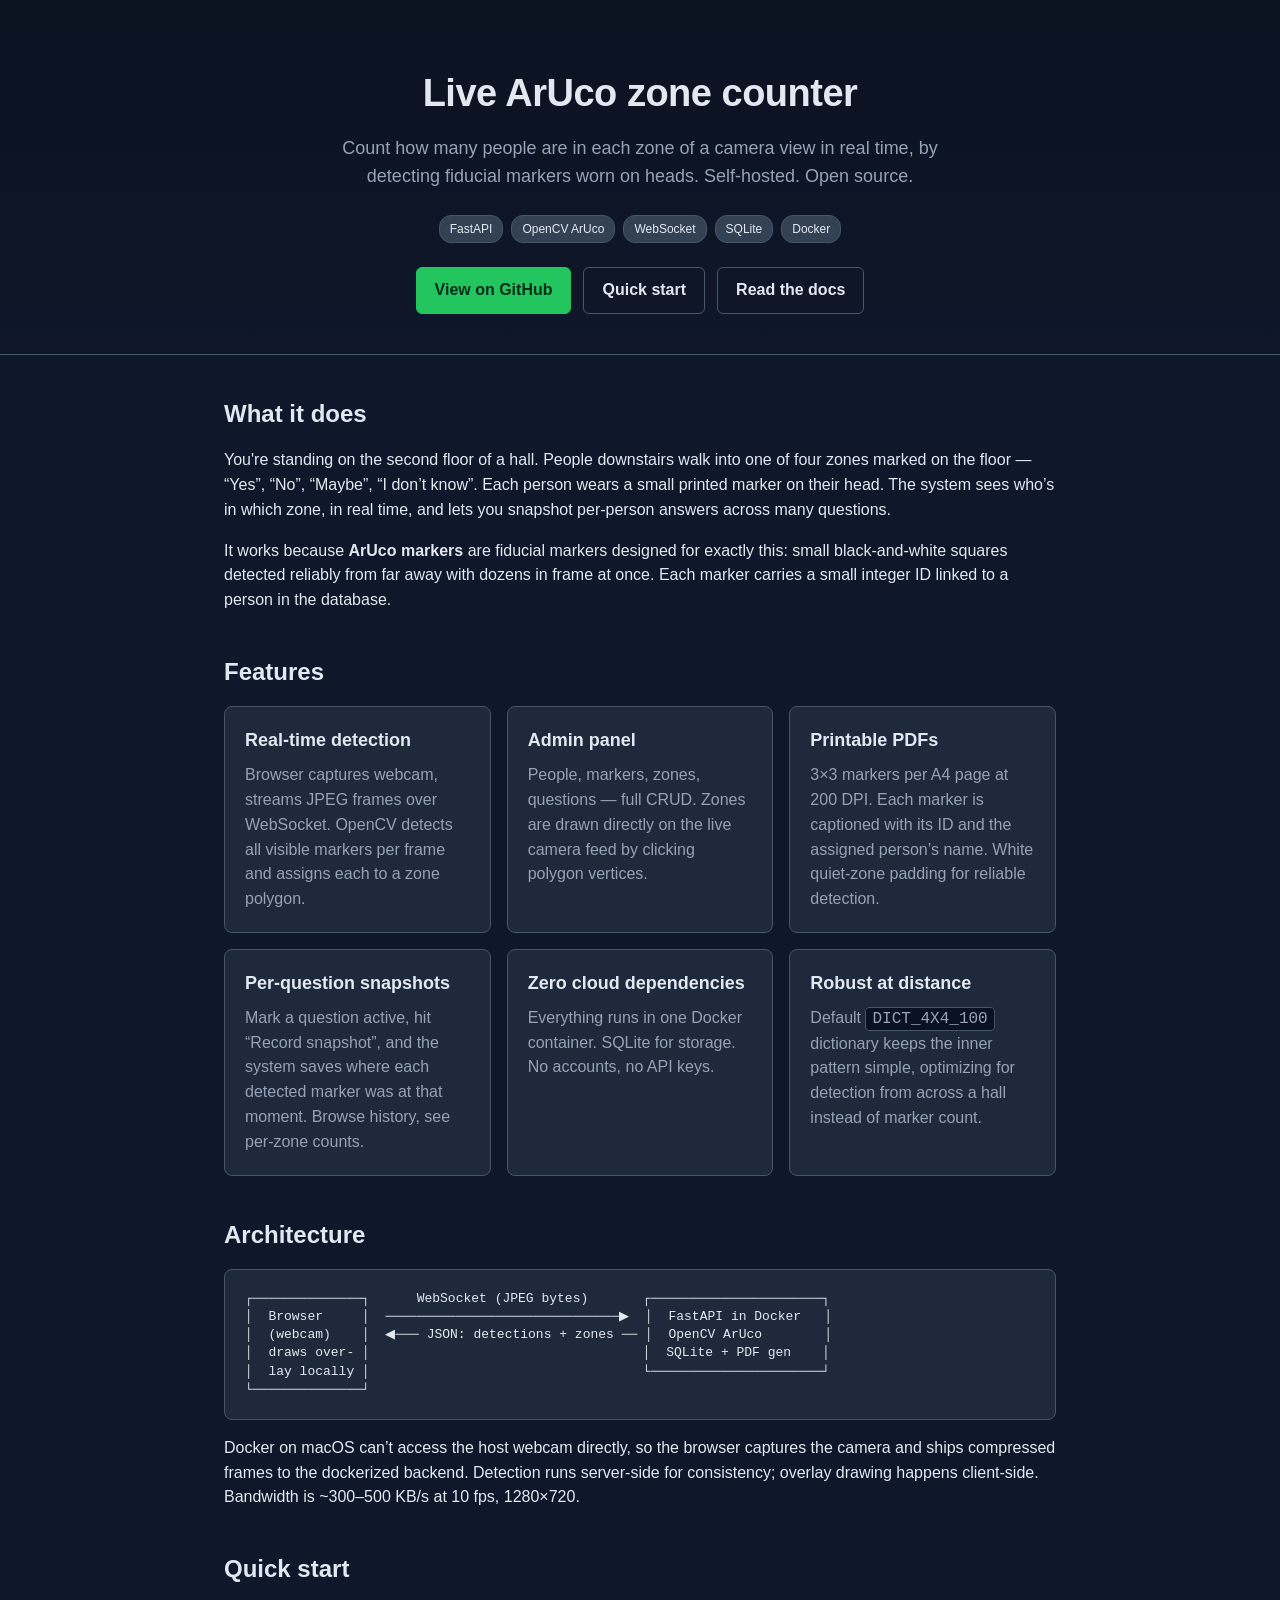
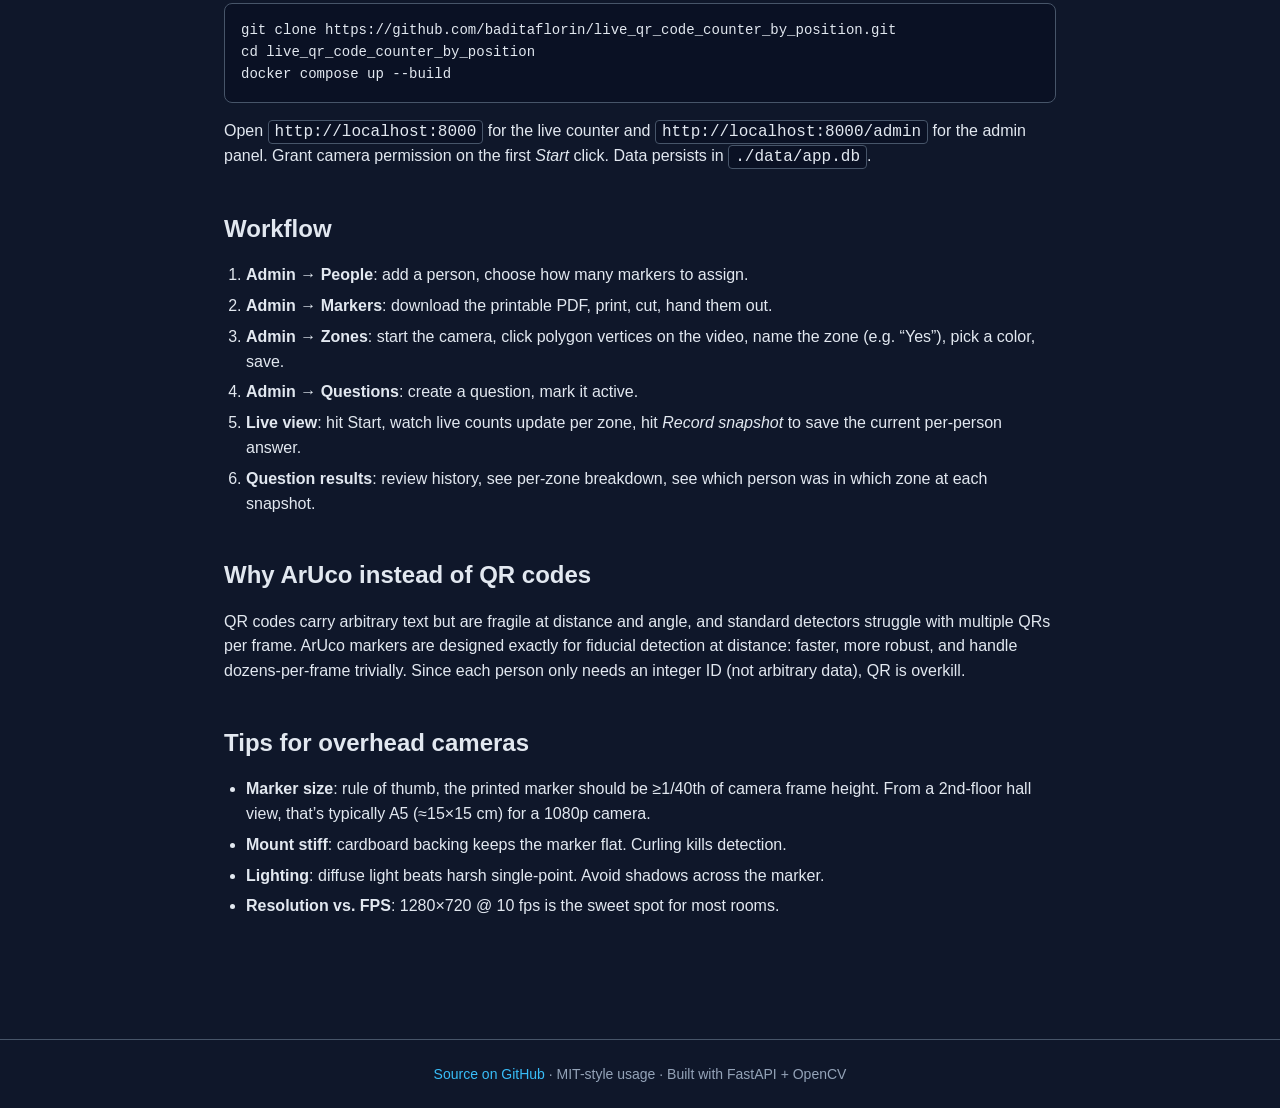
<file: docs/index.html>
<!doctype html>
<html lang="en">
<head>
<meta charset="utf-8" />
<meta name="viewport" content="width=device-width, initial-scale=1" />
<title>Live ArUco zone counter</title>
<meta name="description" content="Count people per zone in a camera view in real time using ArUco fiducial markers. Self-hosted, dockerized, with admin panel and printable marker sheets." />
<style>
  :root {
    --bg: #0f172a;
    --panel: #1e293b;
    --panel-2: #334155;
    --text: #e2e8f0;
    --muted: #94a3b8;
    --accent: #22c55e;
    --accent-2: #38bdf8;
    --border: #475569;
  }
  * { box-sizing: border-box; }
  html, body { margin: 0; padding: 0; background: var(--bg); color: var(--text);
    font-family: -apple-system, BlinkMacSystemFont, "Segoe UI", Helvetica, Arial, sans-serif;
    line-height: 1.55;
  }
  a { color: var(--accent-2); text-decoration: none; }
  a:hover { text-decoration: underline; }
  header {
    padding: 64px 24px 40px;
    background: linear-gradient(180deg, #0b1220 0%, #0f172a 100%);
    border-bottom: 1px solid var(--border);
    text-align: center;
  }
  header h1 { font-size: 38px; margin: 0 0 12px; letter-spacing: -0.5px; }
  header p.tagline { font-size: 18px; color: var(--muted); max-width: 640px; margin: 0 auto 24px; }
  .badges { display: flex; gap: 8px; justify-content: center; flex-wrap: wrap; margin-bottom: 24px; }
  .badge {
    background: var(--panel-2); color: var(--text);
    padding: 4px 10px; border-radius: 12px; font-size: 12px;
    border: 1px solid var(--border);
  }
  .cta { display: flex; gap: 12px; justify-content: center; flex-wrap: wrap; }
  .cta a {
    display: inline-block; padding: 10px 18px; border-radius: 6px;
    background: var(--accent); color: #052e1a; font-weight: 600;
    border: 1px solid var(--accent);
  }
  .cta a.secondary { background: transparent; color: var(--text); border-color: var(--border); }
  .cta a:hover { text-decoration: none; filter: brightness(1.1); }

  main { max-width: 880px; margin: 0 auto; padding: 40px 24px 80px; }
  section { margin-bottom: 40px; }
  h2 { font-size: 24px; margin: 0 0 16px; }
  h3 { font-size: 18px; margin: 24px 0 8px; }

  .grid {
    display: grid;
    grid-template-columns: repeat(auto-fit, minmax(240px, 1fr));
    gap: 16px;
  }
  .card {
    background: var(--panel); border: 1px solid var(--border);
    border-radius: 8px; padding: 20px;
  }
  .card h3 { margin-top: 0; }
  .card p { color: var(--muted); margin: 0; }

  pre {
    background: #0a1124; border: 1px solid var(--border);
    padding: 16px; border-radius: 8px; overflow-x: auto;
    font-size: 14px;
  }
  code { font-family: ui-monospace, SF Mono, Menlo, monospace; }
  p code, li code {
    background: #0a1124; padding: 2px 6px; border-radius: 4px;
    border: 1px solid var(--border);
  }

  ol, ul { padding-left: 22px; }
  li { margin-bottom: 6px; }

  .diagram {
    background: var(--panel); border: 1px solid var(--border);
    border-radius: 8px; padding: 20px; font-family: ui-monospace, SF Mono, Menlo, monospace;
    font-size: 13px; white-space: pre; overflow-x: auto; line-height: 1.4;
  }

  footer {
    border-top: 1px solid var(--border);
    padding: 24px;
    text-align: center;
    color: var(--muted);
    font-size: 14px;
  }
</style>
</head>
<body>

<header>
  <h1>Live ArUco zone counter</h1>
  <p class="tagline">Count how many people are in each zone of a camera view in real time, by detecting fiducial markers worn on heads. Self-hosted. Open source.</p>
  <div class="badges">
    <span class="badge">FastAPI</span>
    <span class="badge">OpenCV ArUco</span>
    <span class="badge">WebSocket</span>
    <span class="badge">SQLite</span>
    <span class="badge">Docker</span>
  </div>
  <div class="cta">
    <a href="https://github.com/baditaflorin/live_qr_code_counter_by_position">View on GitHub</a>
    <a href="https://github.com/baditaflorin/live_qr_code_counter_by_position#quick-start" class="secondary">Quick start</a>
    <a href="https://github.com/baditaflorin/live_qr_code_counter_by_position/blob/master/README.md" class="secondary">Read the docs</a>
  </div>
</header>

<main>

<section>
  <h2>What it does</h2>
  <p>You're standing on the second floor of a hall. People downstairs walk into one of four zones marked on the floor — &ldquo;Yes&rdquo;, &ldquo;No&rdquo;, &ldquo;Maybe&rdquo;, &ldquo;I don&rsquo;t know&rdquo;. Each person wears a small printed marker on their head. The system sees who&rsquo;s in which zone, in real time, and lets you snapshot per-person answers across many questions.</p>
  <p>It works because <strong>ArUco markers</strong> are fiducial markers designed for exactly this: small black-and-white squares detected reliably from far away with dozens in frame at once. Each marker carries a small integer ID linked to a person in the database.</p>
</section>

<section>
  <h2>Features</h2>
  <div class="grid">
    <div class="card">
      <h3>Real-time detection</h3>
      <p>Browser captures webcam, streams JPEG frames over WebSocket. OpenCV detects all visible markers per frame and assigns each to a zone polygon.</p>
    </div>
    <div class="card">
      <h3>Admin panel</h3>
      <p>People, markers, zones, questions — full CRUD. Zones are drawn directly on the live camera feed by clicking polygon vertices.</p>
    </div>
    <div class="card">
      <h3>Printable PDFs</h3>
      <p>3×3 markers per A4 page at 200 DPI. Each marker is captioned with its ID and the assigned person&rsquo;s name. White quiet-zone padding for reliable detection.</p>
    </div>
    <div class="card">
      <h3>Per-question snapshots</h3>
      <p>Mark a question active, hit &ldquo;Record snapshot&rdquo;, and the system saves where each detected marker was at that moment. Browse history, see per-zone counts.</p>
    </div>
    <div class="card">
      <h3>Zero cloud dependencies</h3>
      <p>Everything runs in one Docker container. SQLite for storage. No accounts, no API keys.</p>
    </div>
    <div class="card">
      <h3>Robust at distance</h3>
      <p>Default <code>DICT_4X4_100</code> dictionary keeps the inner pattern simple, optimizing for detection from across a hall instead of marker count.</p>
    </div>
  </div>
</section>

<section>
  <h2>Architecture</h2>
  <div class="diagram">┌──────────────┐      WebSocket (JPEG bytes)       ┌──────────────────────┐
│  Browser     │  ──────────────────────────────▶  │  FastAPI in Docker   │
│  (webcam)    │  ◀─── JSON: detections + zones ── │  OpenCV ArUco        │
│  draws over- │                                   │  SQLite + PDF gen    │
│  lay locally │                                   └──────────────────────┘
└──────────────┘</div>
  <p>Docker on macOS can&rsquo;t access the host webcam directly, so the browser captures the camera and ships compressed frames to the dockerized backend. Detection runs server-side for consistency; overlay drawing happens client-side. Bandwidth is ~300–500 KB/s at 10 fps, 1280×720.</p>
</section>

<section>
  <h2>Quick start</h2>
  <pre><code>git clone https://github.com/baditaflorin/live_qr_code_counter_by_position.git
cd live_qr_code_counter_by_position
docker compose up --build</code></pre>
  <p>Open <code>http://localhost:8000</code> for the live counter and <code>http://localhost:8000/admin</code> for the admin panel. Grant camera permission on the first <em>Start</em> click. Data persists in <code>./data/app.db</code>.</p>
</section>

<section>
  <h2>Workflow</h2>
  <ol>
    <li><strong>Admin → People</strong>: add a person, choose how many markers to assign.</li>
    <li><strong>Admin → Markers</strong>: download the printable PDF, print, cut, hand them out.</li>
    <li><strong>Admin → Zones</strong>: start the camera, click polygon vertices on the video, name the zone (e.g. &ldquo;Yes&rdquo;), pick a color, save.</li>
    <li><strong>Admin → Questions</strong>: create a question, mark it active.</li>
    <li><strong>Live view</strong>: hit Start, watch live counts update per zone, hit <em>Record snapshot</em> to save the current per-person answer.</li>
    <li><strong>Question results</strong>: review history, see per-zone breakdown, see which person was in which zone at each snapshot.</li>
  </ol>
</section>

<section>
  <h2>Why ArUco instead of QR codes</h2>
  <p>QR codes carry arbitrary text but are fragile at distance and angle, and standard detectors struggle with multiple QRs per frame. ArUco markers are designed exactly for fiducial detection at distance: faster, more robust, and handle dozens-per-frame trivially. Since each person only needs an integer ID (not arbitrary data), QR is overkill.</p>
</section>

<section>
  <h2>Tips for overhead cameras</h2>
  <ul>
    <li><strong>Marker size</strong>: rule of thumb, the printed marker should be ≥1/40th of camera frame height. From a 2nd-floor hall view, that&rsquo;s typically A5 (≈15×15 cm) for a 1080p camera.</li>
    <li><strong>Mount stiff</strong>: cardboard backing keeps the marker flat. Curling kills detection.</li>
    <li><strong>Lighting</strong>: diffuse light beats harsh single-point. Avoid shadows across the marker.</li>
    <li><strong>Resolution vs. FPS</strong>: 1280×720 @ 10 fps is the sweet spot for most rooms.</li>
  </ul>
</section>

</main>

<footer>
  <a href="https://github.com/baditaflorin/live_qr_code_counter_by_position">Source on GitHub</a> · MIT-style usage · Built with FastAPI + OpenCV
</footer>

</body>
</html>
</file>
